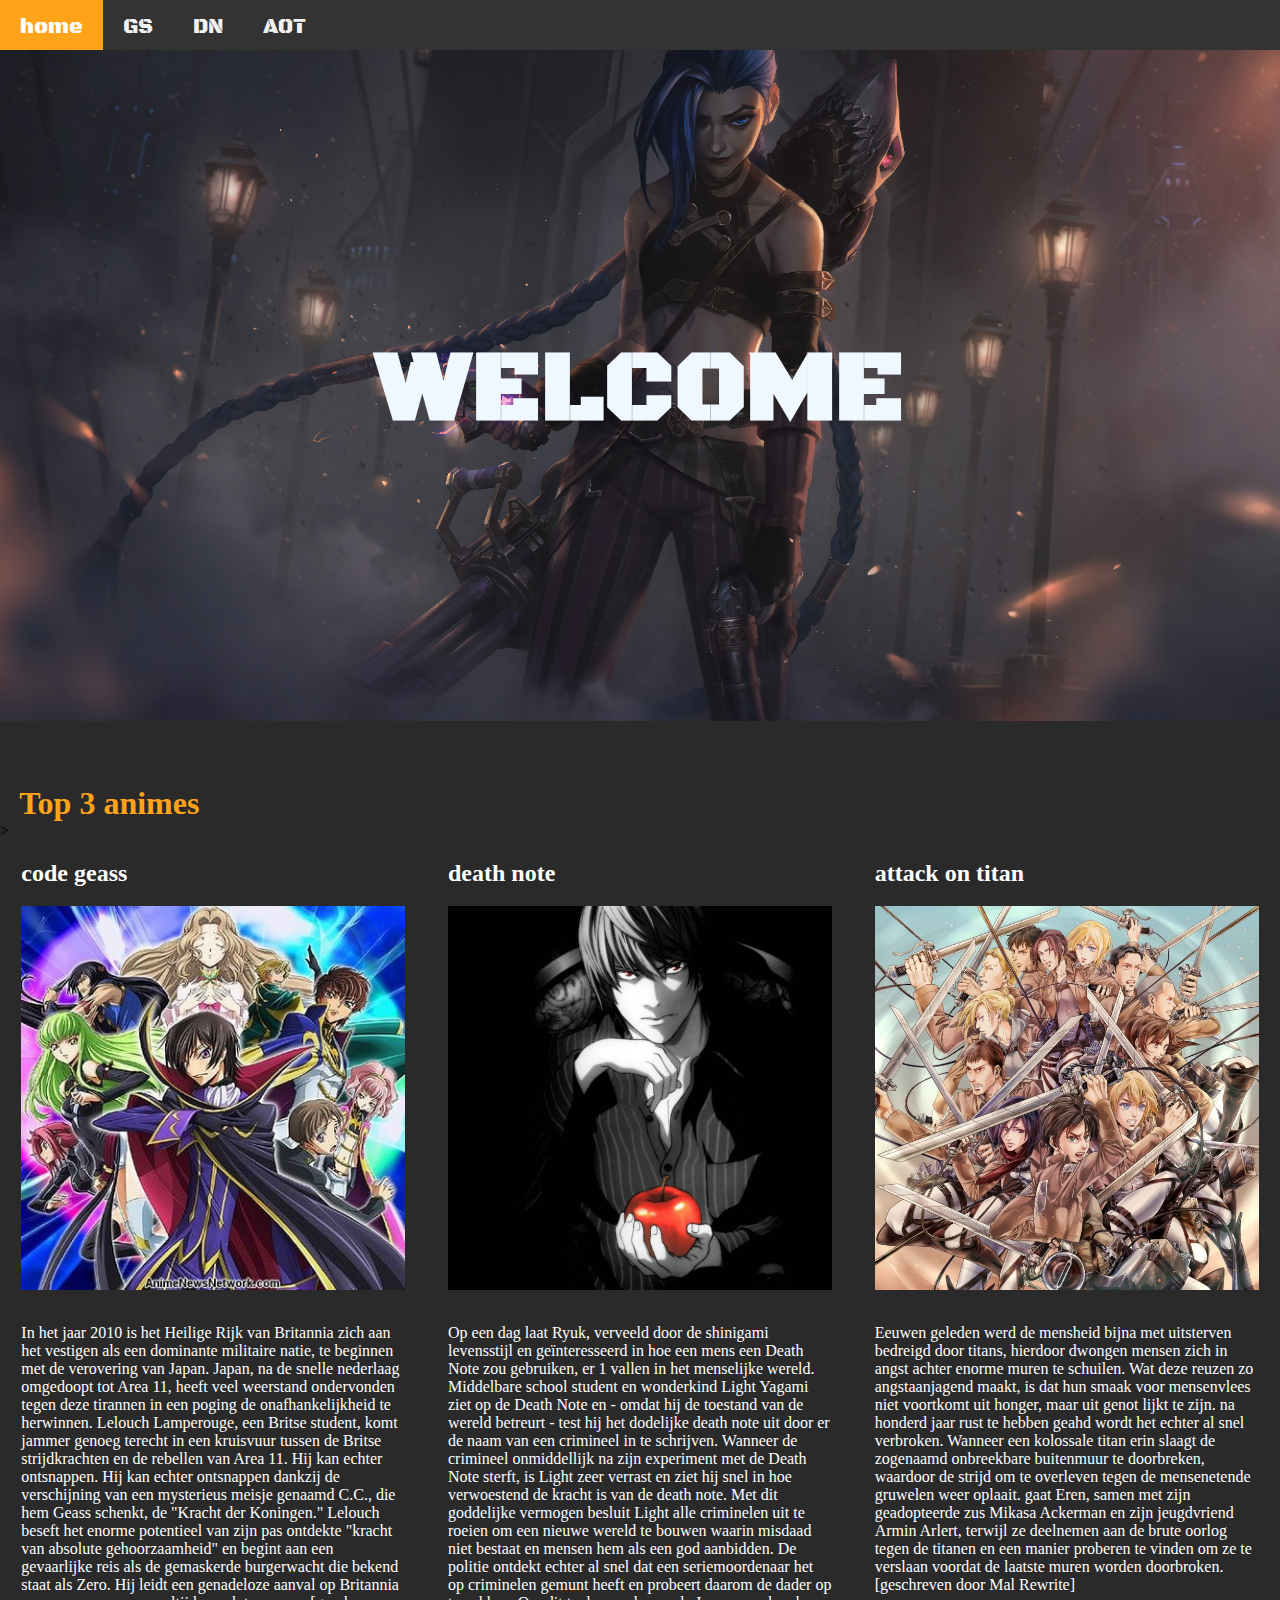
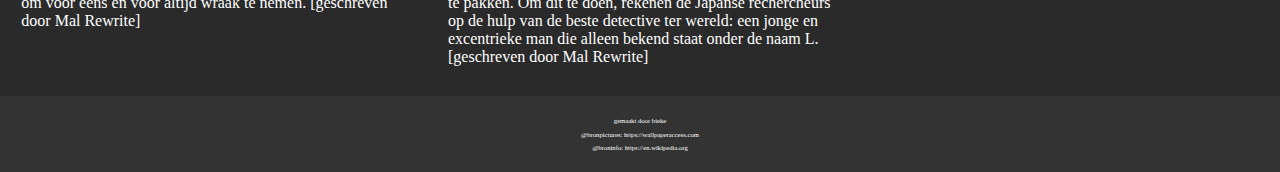
<file: index.html>
<!DOCTYPE html>
<html lang="en">

<head>
    <meta charset="UTF-8">
    <meta http-equiv="X-UA-Compatible" content="IE=edge">
    <meta name="viewport" content="width=device-width, initial-scale=1.0">
    <link rel="stylesheet" href="style.css">
    <title>home</title>
</head>

<body>

    <nav>
        <div class="nav">
            <div class="nava">
                <a class="active" href="index.html">home</a>
                <a href="bo3.html">GS</a>
                <a href="ck2.html">DN</a>
                <a href="gta4.html">AOT</a>
            </div>
        </div>
    </nav>

    <header>
        <div class="home">
            <div class="home-back">
                <img src="images/wallpaperflare.com_wallpaper.jpg" alt="">
            </div>
            <div class="home-title">
                <h1 class="bieke">WELCOME</h1>
            </div>
        </div>
    </header>

    <section>



        <div class="selreco">
            <div class="gr">
                <h1>Top 3 animes</h1>>
            </div>

            <div class="reco">
                <div class="bo2">

                    <h2>code geass</h2>
                    <img src="images/cgsquare.jpg" alt="">
                    <div class="sectbo">
                        <p>In het jaar 2010 is het Heilige Rijk van Britannia zich aan het vestigen als een dominante
                            militaire natie, te beginnen met de verovering van Japan. Japan, na de snelle nederlaag
                            omgedoopt tot Area 11, heeft veel weerstand ondervonden tegen deze tirannen in een poging de
                            onafhankelijkheid te herwinnen. Lelouch Lamperouge, een Britse student, komt jammer genoeg
                            terecht in een kruisvuur tussen de Britse strijdkrachten en de rebellen van Area 11. Hij kan
                            echter ontsnappen. Hij kan echter ontsnappen dankzij de verschijning van een mysterieus
                            meisje
                            genaamd C.C., die hem Geass schenkt, de "Kracht der Koningen." Lelouch beseft het enorme
                            potentieel van zijn pas ontdekte "kracht van absolute gehoorzaamheid" en begint aan een
                            gevaarlijke reis als de gemaskerde burgerwacht die bekend staat als Zero. Hij leidt een
                            genadeloze aanval op Britannia om voor eens en voor altijd wraak te nemen.
                            [geschreven door Mal Rewrite] </p>
                    </div>
                </div>
                <div class="ck2">
                    <h2>death note</h2>
                    <img src="images/light.jpg" alt="">
                    <div class="sectbo">
                        <p>Op een dag laat Ryuk, verveeld door de shinigami levensstijl en geïnteresseerd
                            in hoe een mens een Death Note zou gebruiken, er 1 vallen in het menselijke wereld.
                            Middelbare
                            school student en wonderkind Light Yagami ziet op de Death Note en - omdat hij de toestand
                            van de wereld betreurt - test hij het dodelijke death note uit door er de naam van een
                            crimineel in te schrijven. Wanneer de crimineel onmiddellijk na zijn experiment met de Death
                            Note sterft, is Light zeer verrast en ziet hij snel in hoe verwoestend de kracht is van de
                            death note. Met dit goddelijke vermogen besluit Light alle criminelen
                            uit te roeien om een nieuwe wereld te bouwen waarin misdaad niet bestaat en mensen hem als
                            een god aanbidden. De politie ontdekt echter al snel dat een seriemoordenaar het op
                            criminelen gemunt heeft en probeert daarom de dader op te pakken. Om dit te doen, rekenen de
                            Japanse rechercheurs op de hulp van de beste detective ter wereld: een jonge en excentrieke
                            man die alleen bekend staat onder de naam L. [geschreven door Mal Rewrite]</p>
                    </div>
                </div>
                <div class="gta">
                    <h2>attack on titan</h2>
                    <img src="images/aottt.jpg" alt="">
                    <div class="sectbo">
                        <p>Eeuwen geleden werd de mensheid bijna met uitsterven bedreigd door titans, hierdoor
                            dwongen mensen zich in angst achter enorme muren te schuilen. Wat deze reuzen zo
                            angstaanjagend maakt, is dat hun smaak voor mensenvlees niet
                            voortkomt uit honger, maar uit genot lijkt te zijn. na honderd jaar rust te hebben geahd
                            wordt het echter al
                            snel verbroken.
                            Wanneer een kolossale titan erin slaagt de zogenaamd onbreekbare buitenmuur te doorbreken,
                            waardoor de strijd om te overleven tegen de mensenetende gruwelen weer oplaait. gaat
                            Eren, samen met
                            zijn geadopteerde zus Mikasa Ackerman en zijn jeugdvriend Armin Arlert, terwijl ze deelnemen
                            aan
                            de brute oorlog tegen de titanen en een manier proberen te vinden om ze te verslaan voordat
                            de
                            laatste muren worden doorbroken.
                            [geschreven door Mal Rewrite]</p>
                    </div>
                </div>
            </div>
        </div>
    </section>
    <footer>
        <div class="voet">
            <p>gemaakt door bieke </p>
            <p>@bronpictures: https://wallpaperaccess.com</p>
            <p>@broninfo: https://en.wikipedia.org</p>
        </div>
    </footer>

</body>

</html>
</file>
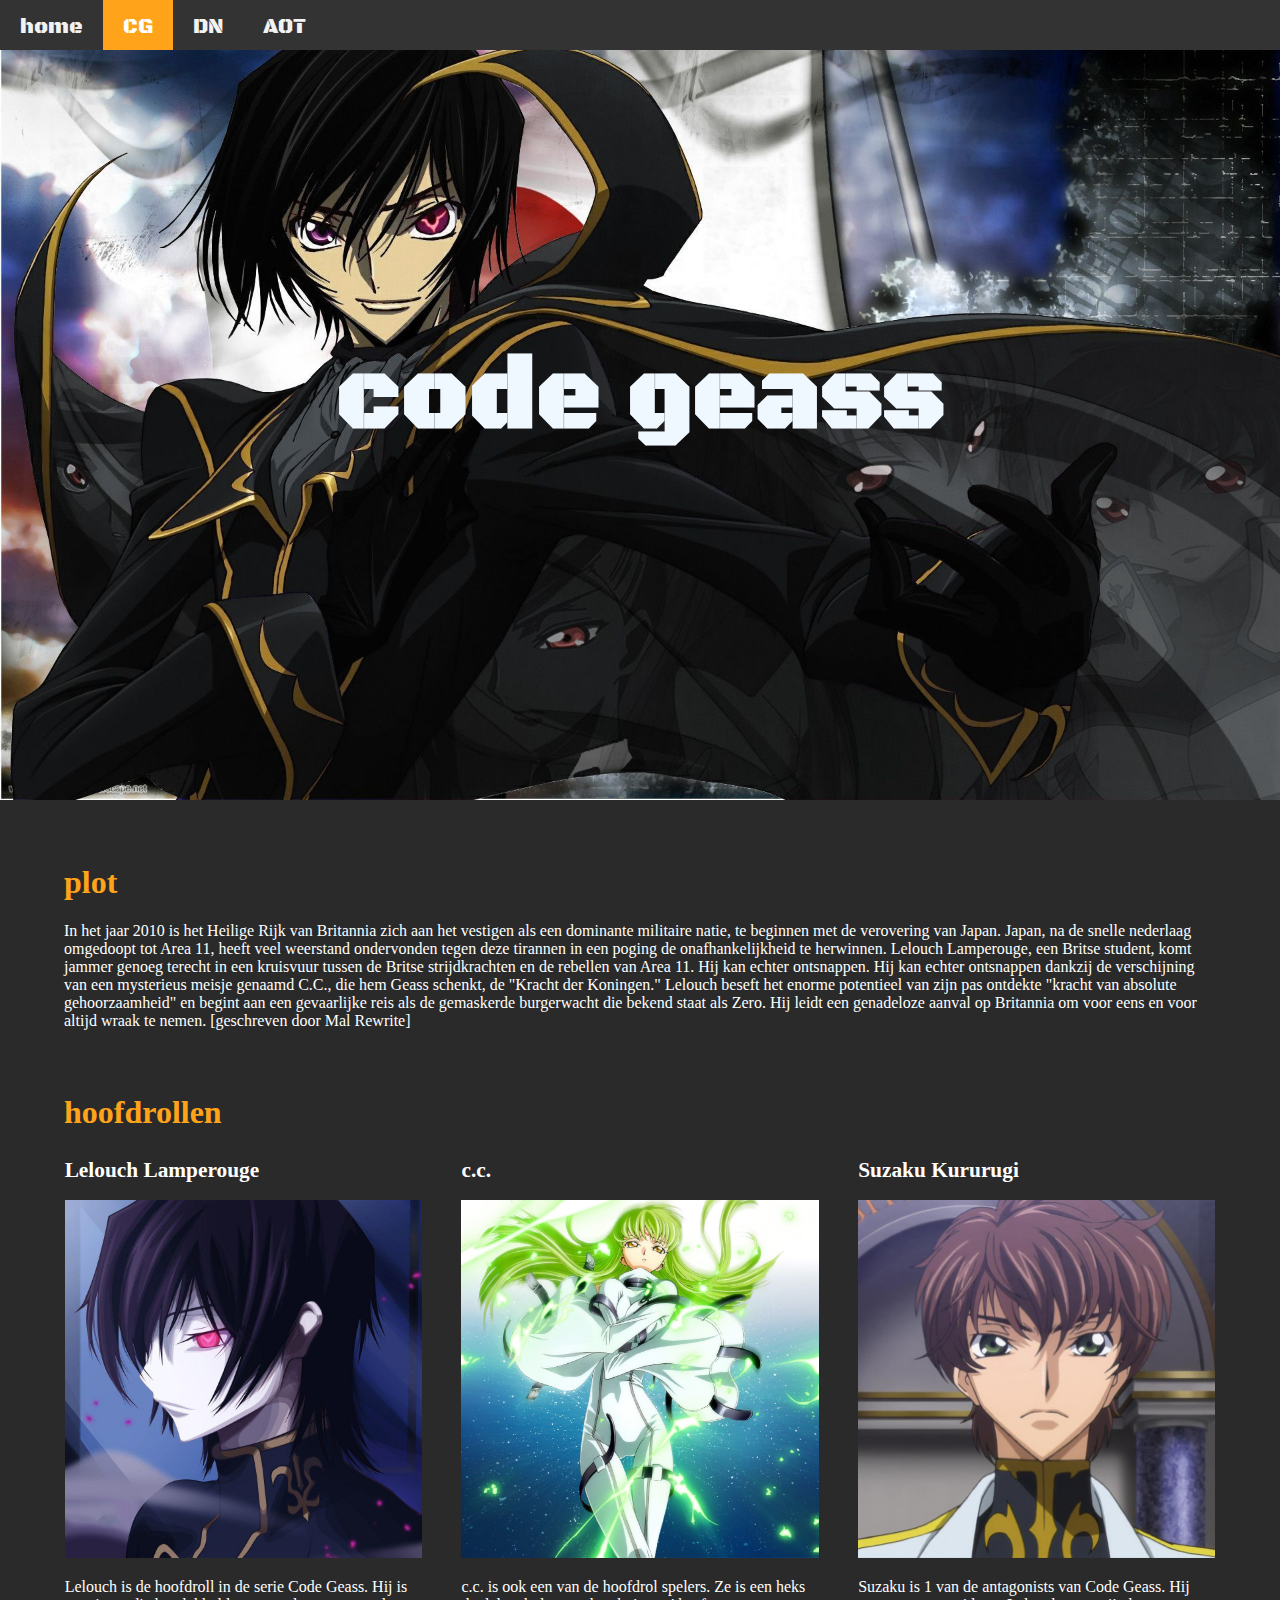
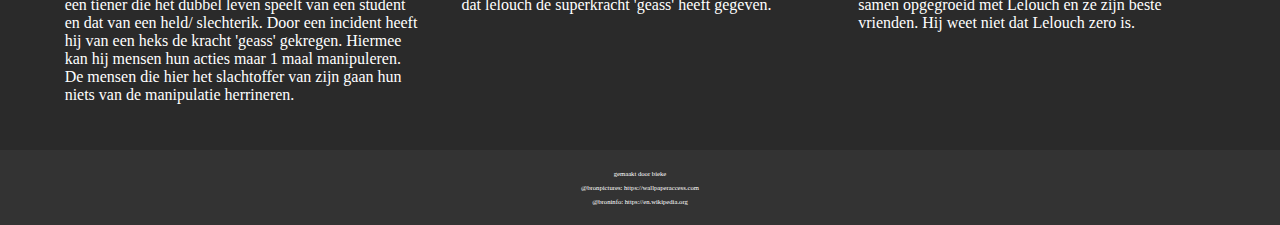
<file: bo3.html>
<!DOCTYPE html>
<html lang="en">

<head>
    <meta charset="UTF-8">
    <meta http-equiv="X-UA-Compatible" content="IE=edge">
    <meta name="viewport" content="width=device-width, initial-scale=1.0">
    <title>code geass</title>
    <link rel="stylesheet" href="style.css">
</head>

<body>
    <nav>
        <div class="nav">
            <div class="nava">
                <a href="index.html">home</a>
                <a class="active" href="bo3.html">CG</a>
                <a href="ck2.html">DN</a>
                <a href="gta4.html">AOT</a>
            </div>
        </div>
    </nav>
    <header>

        <div class="home">
            <div>
                <img src="images/356038.jpg" alt="">
            </div>
            <div>
                <h1>code geass</h1>
            </div>
        </div>
    </header>

    <section>
        <div class="sectbo">

            <div class="bogameplay">
                <h1>plot</h1>

                <p>In het jaar 2010 is het Heilige Rijk van Britannia zich aan het vestigen als een dominante
                    militaire natie, te beginnen met de verovering van Japan. Japan, na de snelle nederlaag
                    omgedoopt tot Area 11, heeft veel weerstand ondervonden tegen deze tirannen in een poging de
                    onafhankelijkheid te herwinnen. Lelouch Lamperouge, een Britse student, komt jammer genoeg
                    terecht in een kruisvuur tussen de Britse strijdkrachten en de rebellen van Area 11. Hij kan
                    echter ontsnappen. Hij kan echter ontsnappen dankzij de verschijning van een mysterieus meisje
                    genaamd C.C., die hem Geass schenkt, de "Kracht der Koningen." Lelouch beseft het enorme
                    potentieel van zijn pas ontdekte "kracht van absolute gehoorzaamheid" en begint aan een
                    gevaarlijke reis als de gemaskerde burgerwacht die bekend staat als Zero. Hij leidt een
                    genadeloze aanval op Britannia om voor eens en voor altijd wraak te nemen.
                    [geschreven door Mal Rewrite]
                </p>
                <div class="hoofdroll">
                    <h1>hoofdrollen</h1>
                </div>
            </div>
            <div class="sectbo1">

                <div class="bomulti">

                    <h2>Lelouch Lamperouge</h2>
                    <!-- -->
                    <img src="images/lelouch.jpg" alt="">
                    <p>Lelouch is de hoofdroll in de serie Code Geass. Hij is een tiener die het dubbel leven speelt van
                        een student en dat van een held/ slechterik. Door een incident heeft hij van een heks de kracht
                        'geass' gekregen. Hiermee kan hij mensen hun acties maar 1 maal manipuleren. De mensen die hier
                        het slachtoffer van zijn gaan hun niets van de manipulatie herrineren. </p>
                </div>

                <div class="bomulti">
                    <h2>c.c.</h2>
                    <!--https://wallpaperaccess.com/bo2-zombies-->
                    <img src="images/3414227.jpg" alt="">
                    <p> c.c. is ook een van de hoofdrol spelers. Ze is een heks dat lelouch de superkracht 'geass' heeft
                        gegeven.
                    </p>
                </div>
                <div class="bomulti">
                    <h2>Suzaku Kururugi</h2>
                    <img src="images/Suzaku253.jpg" alt="">
                    <p>Suzaku is 1 van de antagonists van Code Geass. Hij samen opgegroeid met Lelouch en ze zijn
                        beste vrienden. Hij weet niet dat Lelouch zero is.
                    </p>
                </div>
            </div>
        </div>
    </section>

    <footer>
        <footer>
            <div class="voet">
                <p>gemaakt door bieke </p>
                <p>@bronpictures: https://wallpaperaccess.com</p>
                <p>@broninfo: https://en.wikipedia.org</p>
            </div>
        </footer>

    </footer>
</body>

</html>
</file>
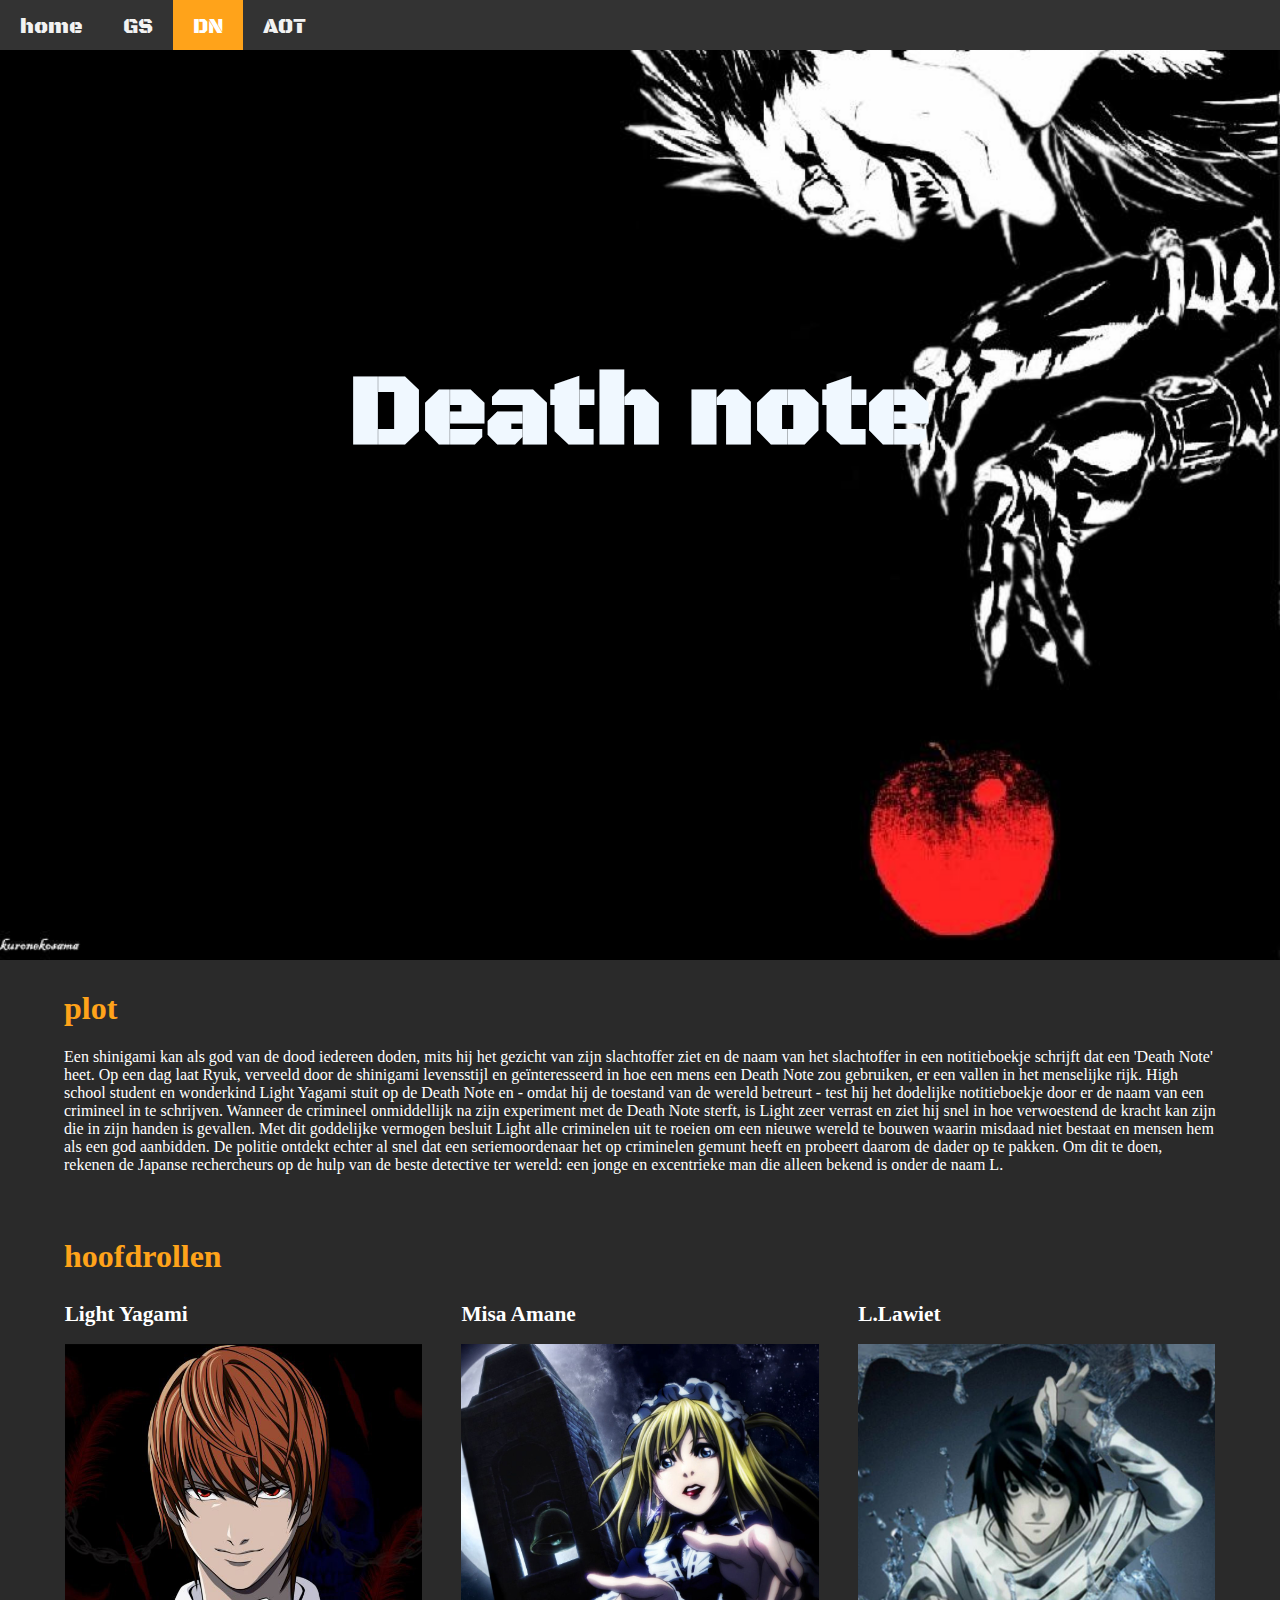
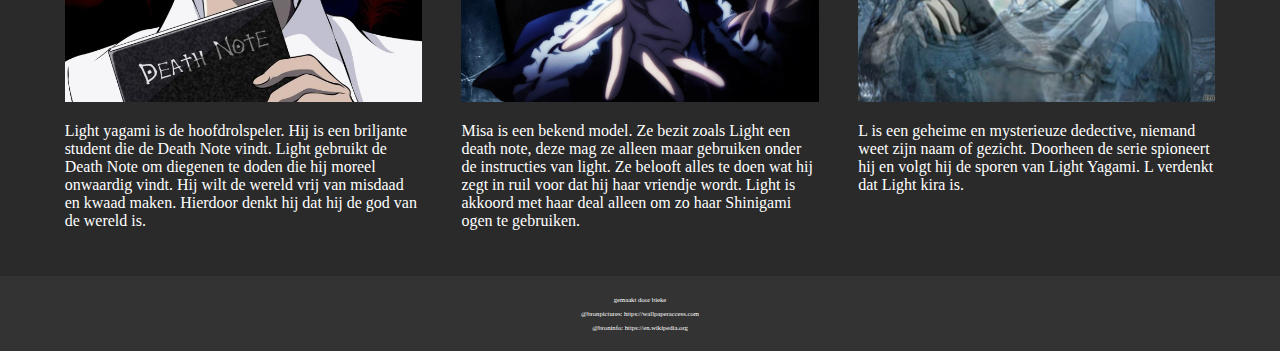
<file: ck2.html>
<!DOCTYPE html>
<html lang="en">

<head>
    <meta charset="UTF-8">
    <meta http-equiv="X-UA-Compatible" content="IE=edge">
    <meta name="viewport" content="width=device-width, initial-scale=1.0">
    <title>Death Note</title>
    <link rel="stylesheet" href="style.css">
</head>

<body>
    <nav>
        <div class="nav">
            <div class="nava">
                <a href="index.html">home</a>
                <a href="bo3.html">GS</a>
                <a class="active" href="ck2.html">DN</a>
                <a href="gta4.html">AOT</a>
            </div>
        </div>
    </nav>

    <header>
        <div class="home">
            <div>
                <img src="images/56206.jpg" alt="">
            </div>
            <div>
                <h1>Death note</h1>
            </div>
        </div>
    </header>

    <section>
        <div class="sectbo">
            <h1>plot</h1>

            <p>Een shinigami kan als god van de dood iedereen doden, mits hij het gezicht van zijn slachtoffer ziet en
                de naam van het slachtoffer in een notitieboekje schrijft dat een 'Death Note' heet. Op een dag laat
                Ryuk, verveeld door de shinigami levensstijl en geïnteresseerd in hoe een mens een Death Note zou
                gebruiken, er een vallen in het menselijke rijk. High school student en wonderkind Light Yagami stuit op
                de Death Note en - omdat hij de toestand van de wereld betreurt - test hij het dodelijke notitieboekje
                door er de naam van een crimineel in te schrijven. Wanneer de crimineel onmiddellijk na zijn experiment
                met de Death Note sterft, is Light zeer verrast en ziet hij snel in hoe verwoestend de kracht kan zijn
                die in zijn handen is gevallen. Met dit goddelijke vermogen besluit Light alle criminelen uit te roeien
                om een nieuwe wereld te bouwen waarin misdaad niet bestaat en mensen hem als een god aanbidden. De
                politie ontdekt echter al snel dat een seriemoordenaar het op criminelen gemunt heeft en probeert daarom
                de dader op te pakken. Om dit te doen, rekenen de Japanse rechercheurs op de hulp van de beste detective
                ter wereld: een jonge en excentrieke man die alleen bekend is onder de naam L. </p>
            <div class="hoofdroll">
                <h1>hoofdrollen</h1>
            </div>

            <div class="sectbo1">

                <div class="bomulti">
                    <h2>Light Yagami</h2>

                    <img src="images/deathsquar.jpg" alt="">
                    <p>Light yagami is de hoofdrolspeler. Hij is een briljante student die de Death Note vindt. Light
                        gebruikt de Death Note om diegenen te doden die hij moreel onwaardig vindt. Hij wilt de wereld
                        vrij van misdaad en kwaad maken. Hierdoor denkt hij dat hij de god van de wereld is.</p>
                </div>

                <div class="bomulti">
                    <h2>Misa Amane</h2>

                    <img src="images/misamisa.jpg" alt="">
                    <p> Misa is een bekend model. Ze bezit zoals Light een death note, deze mag ze alleen maar gebruiken
                        onder de instructies van light. Ze belooft alles te doen wat hij zegt in ruil voor dat hij haar
                        vriendje wordt. Light is akkoord met haar deal alleen om zo haar Shinigami ogen te gebruiken.
                </div>
                <div class="bomulti">
                    <h2>L.Lawiet</h2>
                    <img src="images/L.jpg" alt="">
                    <p>L is een geheime en mysterieuze dedective, niemand weet zijn naam of gezicht. Doorheen de serie
                        spioneert hij en volgt hij de sporen van Light Yagami. L verdenkt dat Light kira is.
                    </p>
                </div>
            </div>
        </div>

    </section>

    <footer>
        <div class="voet">
            <p>gemaakt door bieke </p>
            <p>@bronpictures: https://wallpaperaccess.com</p>
            <p>@broninfo: https://en.wikipedia.org</p>
        </div>
    </footer>

</body>

</html>
</file>
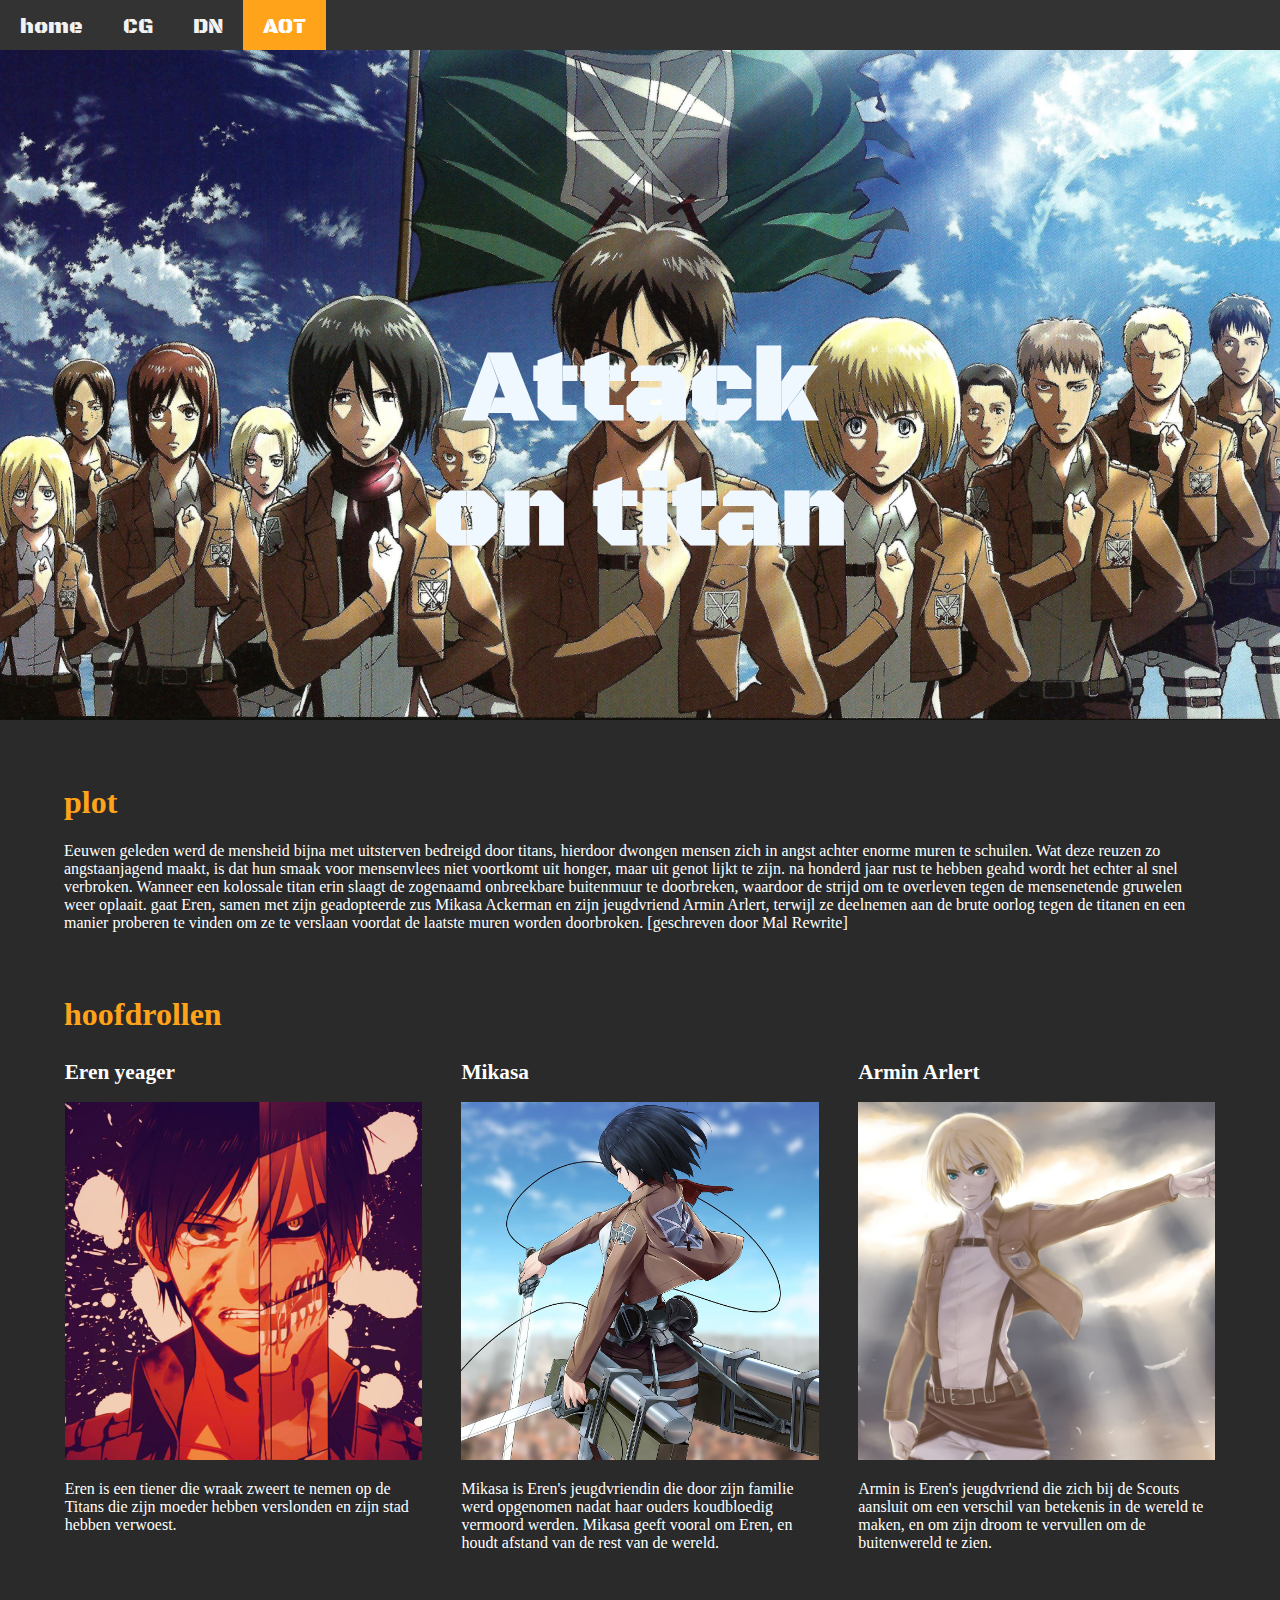
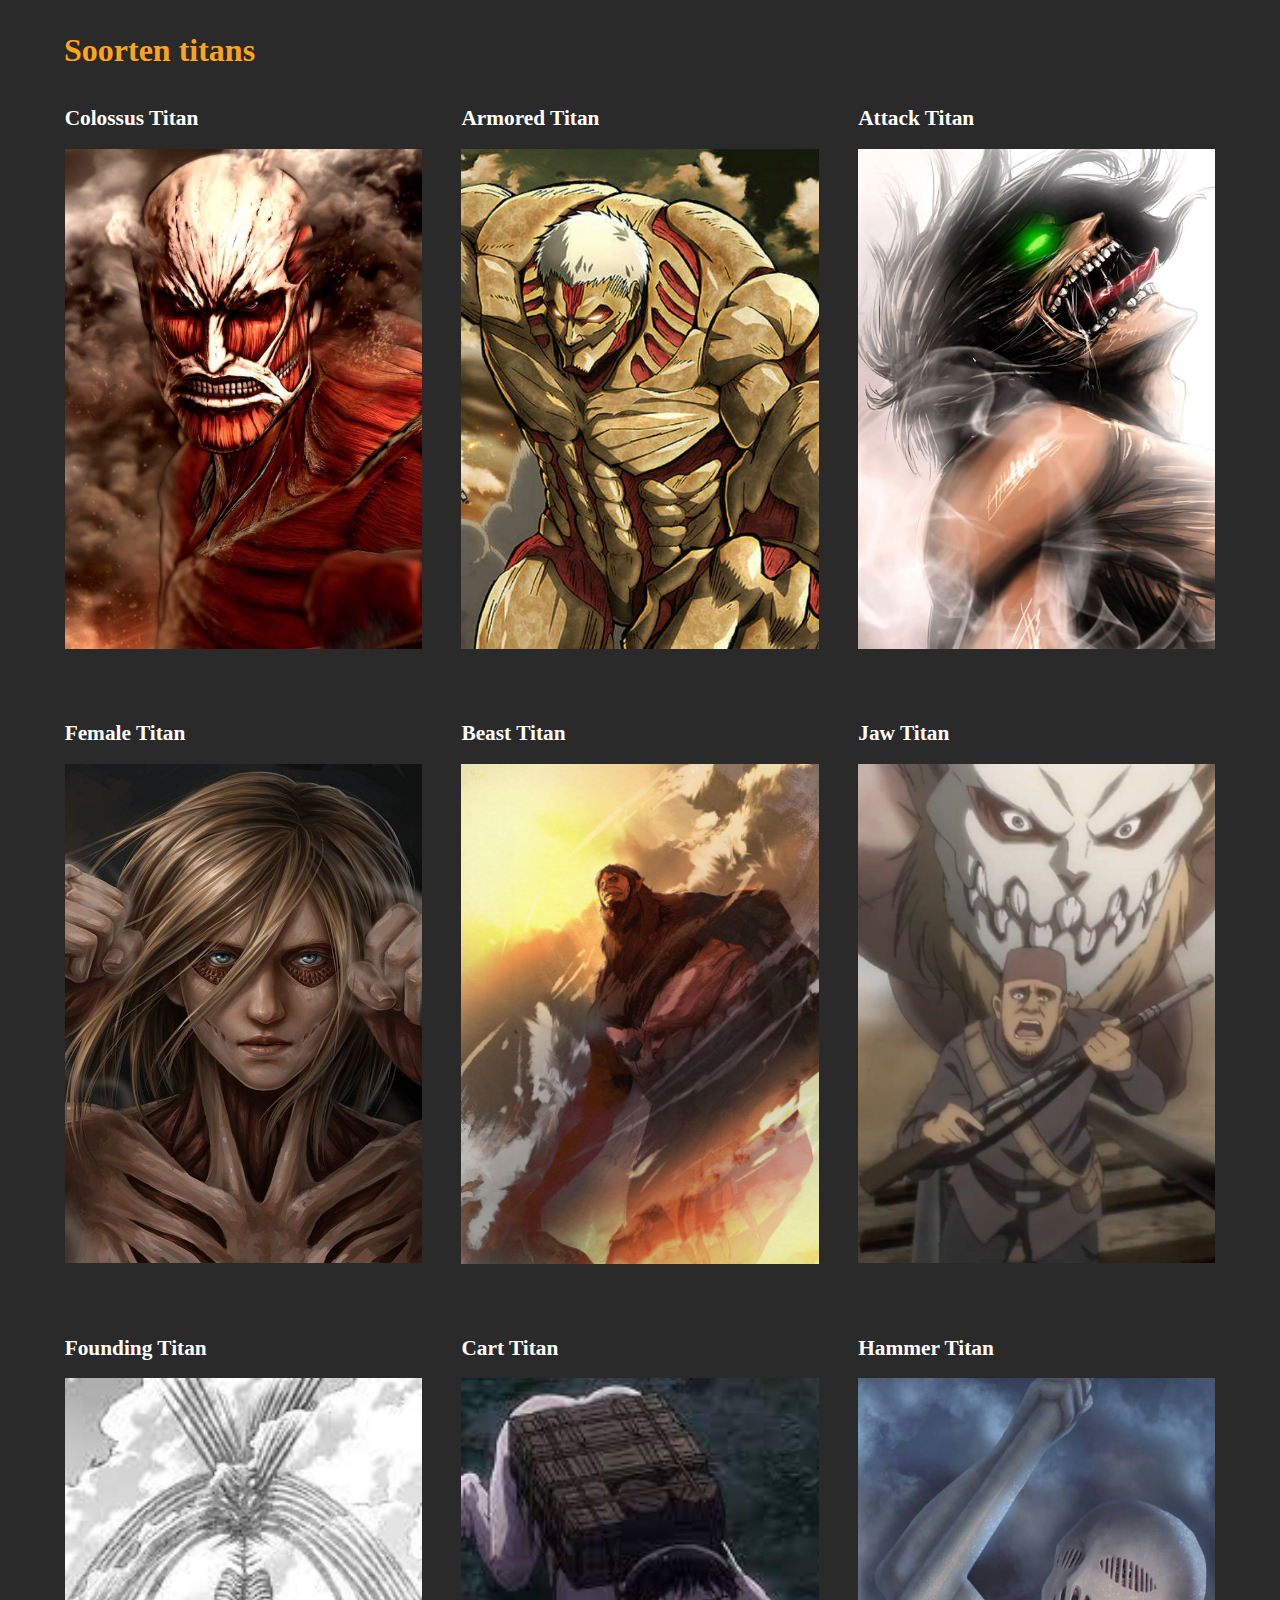
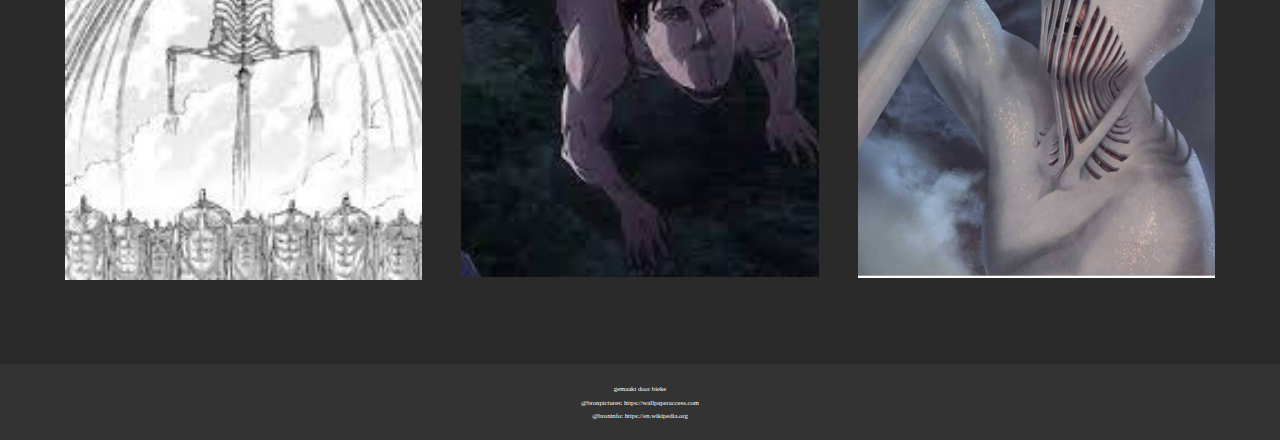
<file: gta4.html>
<!DOCTYPE html>
<html lang="en">

<head>
    <meta charset="UTF-8">
    <meta http-equiv="X-UA-Compatible" content="IE=edge">
    <meta name="viewport" content="width=device-width, initial-scale=1.0">
    <title>Attack On Titan</title>
    <link rel="stylesheet" href="style.css">
</head>

<body>
    <nav>
        <div class="nav">
            <div class="nava">
                <a href="index.html">home</a>
                <a href="bo3.html">CG</a>
                <a href="ck2.html">DN</a>
                <a class="active" href="gta4.html">AOT</a>
            </div>
        </div>
    </nav>
    <header>
        <div class="home">
            <div>
                <img src="images/aot.jpg" alt="">
            </div>
            <div>
                <h1>Attack <br> on titan</h1>
            </div>
        </div>
    </header>
    <section>
        <div class="sectbo">

            <div class="bogameplay">
                <h1>plot</h1>

                <p>Eeuwen geleden werd de mensheid bijna met uitsterven bedreigd door titans, hierdoor
                    dwongen mensen zich in angst achter enorme muren te schuilen. Wat deze reuzen zo
                    angstaanjagend maakt, is dat hun smaak voor mensenvlees niet
                    voortkomt uit honger, maar uit genot lijkt te zijn. na honderd jaar rust te hebben geahd
                    wordt het echter al
                    snel verbroken.
                    Wanneer een kolossale titan erin slaagt de zogenaamd onbreekbare buitenmuur te doorbreken,
                    waardoor de strijd om te overleven tegen de mensenetende gruwelen weer oplaait. gaat
                    Eren, samen met
                    zijn geadopteerde zus Mikasa Ackerman en zijn jeugdvriend Armin Arlert, terwijl ze deelnemen
                    aan
                    de brute oorlog tegen de titanen en een manier proberen te vinden om ze te verslaan voordat
                    de
                    laatste muren worden doorbroken.
                    [geschreven door Mal Rewrite]
                </p>

            </div>
            <div class="hoofdroll">
                <h1>hoofdrollen</h1>
            </div>
            <div class="sectbo1">
                <div class="bomulti">
                    <h2>Eren yeager</h2>
                    <!-- -->
                    <img src="images/eren.jpg" alt="">
                    <p>Eren is een tiener die wraak zweert te nemen op de Titans die zijn moeder hebben verslonden en
                        zijn stad hebben verwoest. </p>
                </div>

                <div class="bomulti">
                    <h2>Mikasa</h2>
                    <!--https://wallpaperaccess.com/bo2-zombies-->
                    <img src="images/mikasa.jpg" alt="">
                    <p> Mikasa is Eren's jeugdvriendin die door zijn familie werd opgenomen nadat haar ouders
                        koudbloedig vermoord werden. Mikasa geeft vooral om Eren, en houdt afstand van de rest van de
                        wereld.
                    </p>
                </div>
                <div class="bomulti">
                    <h2>Armin Arlert</h2>
                    <img src="images/armin.jpg" alt="">
                    <p>Armin is Eren's jeugdvriend die zich bij de Scouts aansluit om een verschil van betekenis in de
                        wereld te maken, en om zijn droom te vervullen om de buitenwereld te zien.
                    </p>
                </div>
            </div>
            <div class="titans">
                <h1>Soorten titans</h1>
                <div class="titanflex1">
                    <div class="titan1">
                        <h2>Colossus Titan</h2>
                        <img src="images/colossus.jpg" alt="">
                    </div>
                    <div class="titan2">
                        <h2>Armored Titan</h2>
                        <img src="images/armored.jpg" alt="">
                    </div>
                    <div class="titan3">
                        <h2>Attack Titan</h2>
                        <img src="images/attack.jpg" alt="">
                    </div>
                </div>
                <div class="titanflex2">
                    <div class="titan4">
                        <h2> Female Titan</h2>
                        <img src="images/female.jpg" alt="">
                    </div>
                    <div class="titan5">
                        <h2>Beast Titan</h2>
                        <img src="images/beast.jpg" alt="">
                    </div>
                    <div class="titan6">
                        <h2>Jaw Titan</h2>
                        <img src="images/5611976.jpg" alt="">
                    </div>
                </div>
                <div class="titanflex3">
                    <div class="titan7">
                        <h2> Founding Titan</h2>
                        <img src="images/founding.jfif" alt="">
                    </div>
                    <div class="titan8">
                        <h2>Cart Titan</h2>
                        <img src="images/cart.jfif" alt="">
                    </div>
                    <div class="titan9">
                        <h2>Hammer Titan</h2>
                        <img src="images/war hammer.jpg" alt="">
                    </div>
                </div>
            </div>
        </div>
    </section>
    <footer>
        <div class="voet">
            <p>gemaakt door bieke </p>
            <p>@bronpictures: https://wallpaperaccess.com</p>
            <p>@broninfo: https://en.wikipedia.org</p>
        </div>
    </footer>

</body>

</html>
</file>
<file: style.css>
@import url(https://allfont.net/allfont.css?fonts=alien-encounters);
@import url('https://fonts.googleapis.com/css2?family=Black+Ops+One&display=swap');

body {
    margin: 0;
    background-color: rgb(42, 42, 42);
}



.nava {
    background-color: #333;
    overflow: hidden;
    position: fixed;
    width: 100%;
    z-index: 999;
}

.nava a {

    font-family: 'Black ops one';
    float: left;
    color: #f2f2f2;
    text-align: center;
    padding: 14px 16px;
    text-decoration: none;
    font-size: 17px;


}

.nava a.active {
    background-color: rgb(255, 163, 26);
    color: white;
}







.home {
    background-color: rgb(255, 163, 26);
    display: flex;
    overflow-x: auto;
    justify-content: center;
}

.home img {
    display: none;
}

.home h1 {
    width: 100%;
    font-size: 40px;
    color: white;
    font-family: 'Black ops one';
    padding-top: 20%;
    text-align: center;

}



.gr h1 {
    margin-left: 5%;
    color: rgb(255, 163, 26);
    font-family: 'verdana';
    font-size: 16pt;
    text-align: left;
    margin-bottom: 0px;
}


.reco img {
    width: 90%;
    margin-left: 5%;



}

.reco h2 {
    margin-left: 5%;
    color: white;
    font-family: 'verdana';

}



/*bo2*/

.headerbo {
    /*position: relative;*/
    background-color: rgb(255, 163, 26);
    display: flex;
    overflow-x: auto;
    justify-content: center;


}

.headerbo img {
    display: none;
}

.headerbo h2 {

    width: 100%;
    font-size: 40px;
    color: white;
    font-family: 'Black ops one';
    padding-top: 10%;
    text-align: center;
}




.sectbo {
    margin-top: 30px;
    margin-bottom: 30px;
}

.sectbo img {
    width: 90%;
    margin-left: 5%;


}

.sectbo h1 {
    color: rgb(255, 163, 26);
    font-family: 'verdana';
    font-size: 16pt;
    margin-left: 5%;

}

.sectbo h2 {
    color: white;
    font-family: 'verdana';
    font-size: 16pt;
    margin-left: 5%;

}

.sectbo p {
    font-size: 40px;
    color: white;
    font-family: 'verdana';
    font-size: 12pt;
    margin-left: 5%;
    margin-right: 5%;

}

.voet {
    background-color: #333;
    padding: 14px 16px;

}

.voet p {

    color: white;
    font-family: 'verdana';
    font-size: 5pt;
    text-align: center;
}

/*crusader kings 2*/

.headerck {
    background-color: rgb(255, 163, 26);
    display: flex;
    overflow-x: auto;
    justify-content: center;
}

.headerck img {
    display: none;
}

.headerck h2 {

    width: 100%;
    font-size: 40px;
    color: rgb(255, 163, 26);
    font-family: 'Black ops one';
    padding-top: 10%;
    text-align: center;
}


.titans h1 {
    margin-left: 5%;
    color: white;
    font-family: 'verdana';
    font-size: 18pt;
    text-align: left;
    margin-top: 50px;
    margin-bottom: 20px;
}



.titan1 {
    margin-bottom: 50px;
}

.titan2 {
    margin-bottom: 50px;
}

.titan3 {
    margin-bottom: 50px;
}

.titan4 {
    margin-bottom: 50px;
}

.titan5 {
    margin-bottom: 50px;
}

.titan6 {
    margin-bottom: 50px;
}

.titan7 {
    margin-bottom: 50px;
}

.titan8 {
    margin-bottom: 50px;
}

.titan9 {
    margin-bottom: 50px;
}





@media (min-width: 480px) {
    .home {
        position: relative;
        background-color: none;
        display: block;
    }



    .home img {
        width: 100%;
        background-size: cover;
        display: block;
        height: 0 auto
    }


    .home h1 {
        color: aliceblue;
        font-family: Black Ops One;
        font-size: 60px;
        position: absolute;
        z-index: 5;
        margin: 0 auto;
        left: 0;
        right: 0;
        top: 10%;
        bottom: 50%;
    }

    .headerbo {
        display: none;
    }

    .titans h2 {
        font-size: 12pt;
    }

    .titanflex1 {
        display: flex;
        margin-left: 3.5%;
        margin-right: 3.5%;
    }

    .titan1 {
        flex: 1;
    }

    .titan2 {
        flex: 1;
    }

    .titan3 {
        flex: 1;
    }

    .titanflex2 {
        display: flex;
        margin-left: 3.5%;
        margin-right: 3.5%;
    }

    .titan4 {
        flex: 1;
    }

    .titan5 {
        flex: 1;
    }

    .titan6 {
        flex: 1;
    }

    .titanflex3 {
        display: flex;
        margin-left: 3.5%;
        margin-right: 3.5%;

    }

    .titan7 {
        flex: 1;
    }

    .titan8 {
        flex: 1;
    }

    .titan9 {
        flex: 1;
    }

}

/*bo*/





















@media (min-width: 800px) {

    .sectbo h1 {
        color: rgb(255, 163, 26);
        font-family: 'verdana';
        font-size: 24pt;
        margin-left: 5%;

    }

    .hoofdroll {
        margin-top: 5%;
        margin-bottom: -1%;
    }

    .nava {
        height: 50px;
    }

    .nava a {

        font-family: 'Black ops one';
        float: left;
        color: #f2f2f2;
        text-align: center;
        padding: 14px 20px;
        text-decoration: none;
        font-size: 16pt;

    }

    .home {
        position: relative;
        background-color: none;
        display: block;
    }



    .home img {
        width: 100%;
        background-size: cover;
        display: block;
        height: 0 auto
    }


    .home h1 {
        color: aliceblue;
        font-family: Black Ops One;
        font-size: 100px;
        position: absolute;
        z-index: 5;
        margin: 0 auto;
        left: 0;
        right: 0;
        top: 10%;
        bottom: 50%;
    }

    .headerbo {
        display: none;
    }

    /*navigation*/




    /*selection
*/
    .reco {
        width: 100%;
        display: flex;
        justify-content: space-around;


    }


    .bo2 {
        flex: 1;
    }

    .ck2 {
        flex: 1;
    }

    .gta {
        flex: 1;


    }

    .sectbo1 {
        display: flex;
        margin-left: 3.5%;
        margin-right: 3.5%;

    }

    .bogameplay {
        margin-top: 5%;
        flex: 1;

    }

    .bomulti {
        flex: 1;
    }

    .sectbo1 img {
        height: auto;
    }

    .gr h1 {
        margin-left: 1.5%;
        font-size: 24pt;
        margin-top: 5%;
    }

    .titans h1 {
        margin-left: 5%;
        margin-top: 5%;
        color: rgb(255, 163, 26);
    }

    .titans h2 {
        font-size: 16pt;
    }

    .titanflex1 {
        display: flex;
        margin-left: 3.5%;
        margin-right: 3.5%;
    }

    .titan1 {
        flex: 1;
    }

    .titan2 {
        flex: 1;
    }

    .titan3 {
        flex: 1;
    }

    .titanflex2 {
        display: flex;
        margin-left: 3.5%;
        margin-right: 3.5%;
    }

    .titan4 {
        flex: 1;
    }

    .titan5 {
        flex: 1;
    }

    .titan6 {
        flex: 1;
    }

    .titanflex3 {
        display: flex;
        margin-left: 3.5%;
        margin-right: 3.5%;

    }

    .titan7 {
        flex: 1;
    }

    .titan8 {
        flex: 1;
    }

    .titan9 {
        flex: 1;
    }

}
</file>
